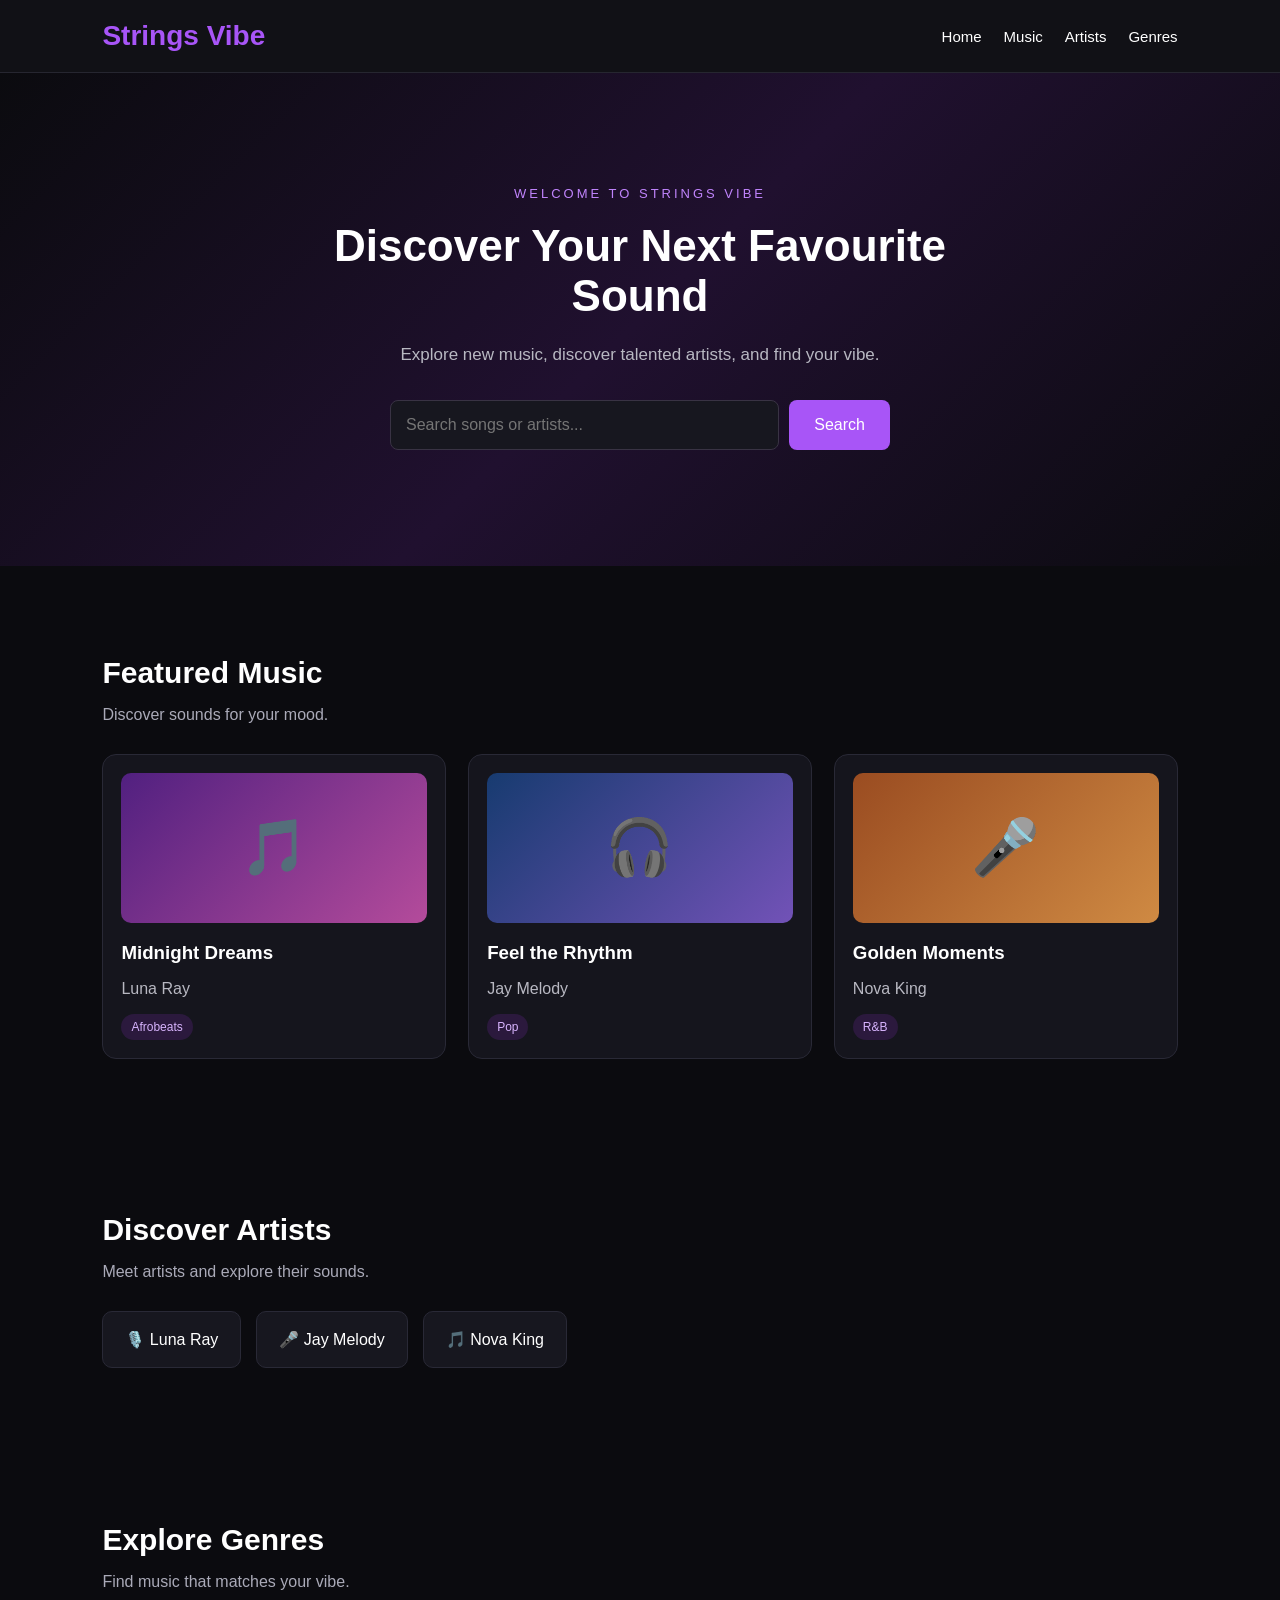
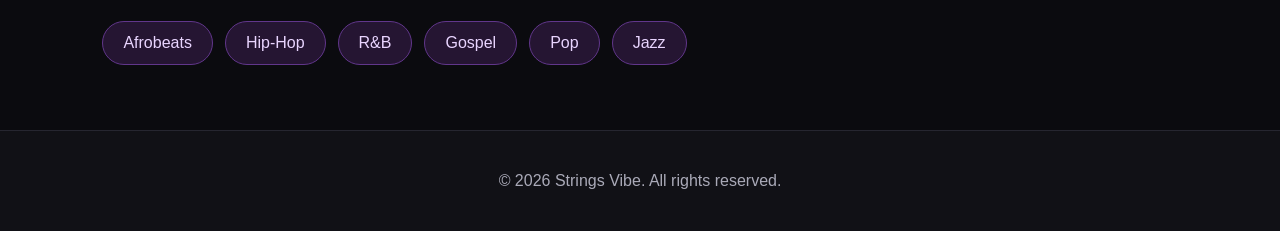
<file: index.html>
<!DOCTYPE html>
<html lang="en">

<head>
    <meta charset="UTF-8">
    <meta name="viewport" content="width=device-width, initial-scale=1.0">

    <title>Strings Vibe | Discover Your Sound</title>

    <link rel="stylesheet" href="index.css">
</head>

<body>

    <header>
        <h1>Strings Vibe</h1>

        <nav>
            <a href="#home">Home</a>
            <a href="#music">Music</a>
            <a href="#artists">Artists</a>
            <a href="#genres">Genres</a>
        </nav>
    </header>

    <main>

        <section id="home" class="hero">
            <p class="welcome">WELCOME TO STRINGS VIBE</p>

            <h2>Discover Your Next Favourite Sound</h2>

            <p class="hero-text">
                Explore new music, discover talented artists,
                and find your vibe.
            </p>

            <form id="search-form">
                <input
                    type="text"
                    id="music-search"
                    placeholder="Search songs or artists..."
                >

                <button type="submit">Search</button>
            </form>
        </section>

        <section id="music" class="content-section">
            <h2>Featured Music</h2>
            <p class="section-description">
                Discover sounds for your mood.
            </p>

            <div class="music-grid">

                <article class="music-card">
                    <div class="music-art art-one">🎵</div>
                    <h3>Midnight Dreams</h3>
                    <p>Luna Ray</p>
                    <span>Afrobeats</span>
                </article>

                <article class="music-card">
                    <div class="music-art art-two">🎧</div>
                    <h3>Feel the Rhythm</h3>
                    <p>Jay Melody</p>
                    <span>Pop</span>
                </article>

                <article class="music-card">
                    <div class="music-art art-three">🎤</div>
                    <h3>Golden Moments</h3>
                    <p>Nova King</p>
                    <span>R&amp;B</span>
                </article>

            </div>
        </section>

        <section id="artists" class="content-section">
            <h2>Discover Artists</h2>
            <p class="section-description">
                Meet artists and explore their sounds.
            </p>

            <div class="artist-list">
                <div class="artist-item">🎙️ Luna Ray</div>
                <div class="artist-item">🎤 Jay Melody</div>
                <div class="artist-item">🎵 Nova King</div>
            </div>
        </section>

        <section id="genres" class="content-section">
            <h2>Explore Genres</h2>
            <p class="section-description">
                Find music that matches your vibe.
            </p>

            <div class="genre-list">
                <span>Afrobeats</span>
                <span>Hip-Hop</span>
                <span>R&amp;B</span>
                <span>Gospel</span>
                <span>Pop</span>
                <span>Jazz</span>
            </div>
        </section>

    </main>

    <footer>
        <p>&copy; 2026 Strings Vibe. All rights reserved.</p>
    </footer>

    <script src="index.js"></script>

</body>
</html>
</file>
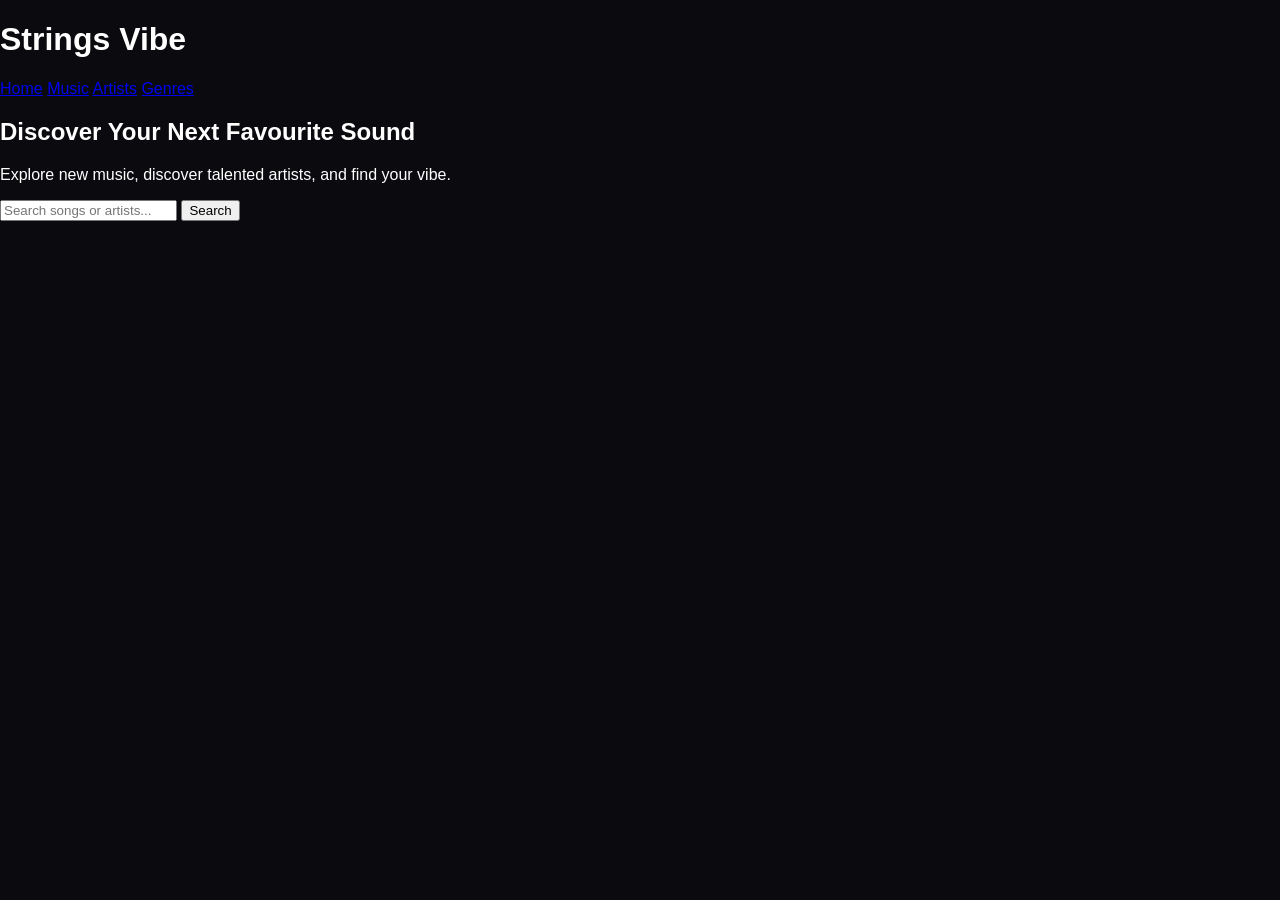
<file: vibe.html>
<!Doctype html>
<html lang="en">
    
    
    <head>
        <meta charset="UTF-8">
        <meta name="viewport"
   content="width=device-width, initial-scale=1.0">
   
   <title>Strings Vibe | Discover your sound</title>
   <link rel="stylesheet" href="vibe.css">
     </head>
     
     
     <body>

    <header>
        <h1>Strings Vibe</h1>

        <nav>
            <a href="#home">Home</a>
            <a href="#music">Music</a>
            <a href="#artists">Artists</a>
            <a href="#genres">Genres</a>
        </nav>

    </header>
    
    <section id="home">
        <h2>Discover Your Next Favourite Sound</h2>
        <p>Explore new music, discover talented artists, and find your vibe.</p>
</section>

<form id="search-form">
  <input type="text" id="music-search" placeholder="Search songs or artists...">
    <button type="submit">Search</button>
</form>

<script src="vibe.js"></script>

</body>
</html>
</file>
<file: index.css>
/* GENERAL WEBSITE STYLE */  
  
* {  
    box-sizing: border-box;  
}  
  
html {  
    scroll-behavior: smooth;  
}  
  
body {  
    background-color: #0b0b0f;  
    color: white;  
    font-family: Arial, sans-serif;  
    margin: 0;  
    padding: 0;  
}  
  
  
/* HEADER AND NAVIGATION */  
  
header {  
    display: flex;  
    justify-content: space-between;  
    align-items: center;  
    padding: 20px 8%;  
    background-color: #111116;  
    border-bottom: 1px solid #262630;  
}  
  
header h1 {  
    color: #a855f7;  
    font-size: 28px;  
    margin: 0;  
}  
  
nav {  
    display: flex;  
    gap: 22px;  
}  
  
nav a {  
    color: white;  
    text-decoration: none;  
    font-size: 15px;  
    transition: color 0.3s;  
}  
  
nav a:hover {  
    color: #a855f7;  
}  
  
  
/* HOME SECTION */  
  
.hero {  
    text-align: center;  
    padding: 100px 20px;  
    background: linear-gradient(  
        135deg,  
        #0b0b0f,  
        #20102f,  
        #0b0b0f  
    );  
}  
  
.welcome {  
    color: #c084fc;  
    font-size: 13px;  
    letter-spacing: 3px;  
}  
  
.hero h2 {  
    font-size: 44px;  
    max-width: 750px;  
    margin: 20px auto;  
}  
  
.hero-text {  
    color: #b8b8c2;  
    font-size: 17px;  
    line-height: 1.7;  
    max-width: 550px;  
    margin: 0 auto 30px;  
}  
  
  
/* SEARCH FORM */  
  
#search-form {  
    display: flex;  
    gap: 10px;  
    max-width: 500px;  
    margin: 0 auto;  
}  
  
#music-search {  
    flex: 1;  
    min-width: 0;  
    padding: 15px;  
    border: 1px solid #393344;  
    border-radius: 8px;  
    background-color: #17171f;  
    color: white;  
    font-size: 16px;  
}  
  
#music-search:focus {  
    outline: 2px solid #a855f7;  
}  
  
#search-form button {  
    padding: 15px 25px;  
    border: none;  
    border-radius: 8px;  
    background-color: #a855f7;  
    color: white;  
    font-size: 16px;  
    cursor: pointer;  
    transition: background-color 0.3s;  
}  
  
#search-form button:hover {  
    background-color: #9333ea;  
}  
  
  
/* GENERAL CONTENT SECTIONS */  
  
.content-section {  
    padding: 65px 8%;  
}  
  
.content-section h2 {  
    font-size: 30px;  
    margin-bottom: 10px;  
}  
  
.section-description {  
    color: #aaaab8;  
    margin-bottom: 30px;  
}  
  
  
/* MUSIC CARDS */  
  
.music-grid {  
    display: grid;  
    grid-template-columns: repeat(3, minmax(0, 1fr));  
    gap: 22px;  
}  
  
.music-card {  
    background-color: #15151d;  
    padding: 18px;  
    border: 1px solid #292936;  
    border-radius: 14px;  
    transition: transform 0.3s, border-color 0.3s;  
}  
  
.music-card:hover {  
    transform: translateY(-5px);  
    border-color: #a855f7;  
}  
  
.music-art {  
    height: 150px;  
    display: flex;  
    align-items: center;  
    justify-content: center;  
    border-radius: 10px;  
    font-size: 55px;  
    margin-bottom: 18px;  
}  
  
.art-one {  
    background: linear-gradient(135deg, #512080, #b44b9b);  
}  
  
.art-two {  
    background: linear-gradient(135deg, #173b70, #7252b7);  
}  
  
.art-three {  
    background: linear-gradient(135deg, #9a4c21, #cf8a43);  
}  
  
.music-card h3 {  
    margin-bottom: 8px;  
}  
  
.music-card p {  
    color: #b8b8c2;  
}  
  
.music-card span {  
    display: inline-block;  
    color: #d8b4fe;  
    background-color: #2b193d;  
    padding: 6px 10px;  
    border-radius: 20px;  
    font-size: 12px;  
}  
  
  
/* ARTISTS SECTION */  
  
.artist-list {  
    display: flex;  
    flex-wrap: wrap;  
    gap: 15px;  
}  
  
.artist-item {  
    background-color: #17171f;  
    border: 1px solid #292936;  
    padding: 18px 22px;  
    border-radius: 10px;  
}  
  
  
/* MUSIC GENRES */  
  
.genre-list {  
    display: flex;  
    flex-wrap: wrap;  
    gap: 12px;  
}  
  
.genre-list span {  
    background-color: #251532;  
    color: #e9d5ff;  
    border: 1px solid #61368b;  
    padding: 12px 20px;  
    border-radius: 25px;  
    transition: background-color 0.3s;  
}  
  
.genre-list span:hover {  
    background-color: #6b21a8;  
}  
  
  
/* FOOTER */  
  
footer {  
    text-align: center;  
    padding: 25px 15px;  
    background-color: #111116;  
    border-top: 1px solid #262630;  
    color: #aaaab8;  
}  


/* MOBILE RESPONSIVENESS */

@media (max-width: 700px) {

    header {
        flex-direction: column;
        gap: 18px;
        padding: 20px 15px;
    }

    nav {
        flex-wrap: wrap;
        justify-content: center;
        gap: 15px;
    }

    .hero {
        padding: 70px 18px;
    }

    .hero h2 {
        font-size: 32px;
    }

    .hero-text {
        font-size: 15px;
    }

    #search-form {
        flex-direction: column;
    }

    #search-form button {
        width: 100%;
    }

    .content-section {
        
        #0b0b0f
    );
}

.welcome {
    color: #c084fc;
    font-size: 13px;
    letter-spacing: 3px;
}

.hero h2 {
    font-size: 44px;
    max-width: 750px;
    margin: 20px auto;
}

.hero-text {
    color: #b8b8c2;
    font-size: 17px;
    line-height: 1.7;
    max-width: 550px;
    margin: 0 auto 30px;
}


/* SEARCH FORM */

#search-form {
    display: flex;
    gap: 10px;
    max-width: 500px;
    margin: 0 auto;
}

#music-search {
    flex: 1;
    min-width: 0;
    padding: 15px;
    border: 1px solid #393344;
    border-radius: 8px;
    background-color: #17171f;
    color: white;
    font-size: 16px;
}

#music-search:focus {
    outline: 2px solid #a855f7;
}

#search-form button {
    padding: 15px 25px;
    border: none;
    border-radius: 8px;
    background-color: #a855f7;
    color: white;
    font-size: 16px;
    cursor: pointer;
    transition: background-color 0.3s;
}

#search-form button:hover {
    background-color: #9333ea;
}


/* GENERAL CONTENT SECTIONS */

.content-section {
    padding: 65px 8%;
}

.content-section h2 {
    font-size: 30px;
    margin-bottom: 10px;
}

.section-description {
    color: #aaaab8;
    margin-bottom: 30px;
}


/* MUSIC CARDS */

.music-grid {
    display: grid;
    grid-template-columns: repeat(3, minmax(0, 1fr));
    gap: 22px;
}

.music-card {
    background-color: #15151d;
    padding: 18px;
    border: 1px solid #292936;
    border-radius: 14px;
    transition: transform 0.3s, border-color 0.3s;
}

.music-card:hover {
    transform: translateY(-5px);
    border-color: #a855f7;
}

.music-art {
    height: 150px;
    display: flex;
    align-items: center;
    justify-content: center;
    border-radius: 10px;
    font-size: 55px;
    margin-bottom: 18px;
}

.art-one {
    background: linear-gradient(135deg, #512080, #b44b9b);
}

.art-two {
    background: linear-gradient(135deg, #173b70, #7252b7);
}

.art-three {
    background: linear-gradient(135deg, #9a4c21, #cf8a43);
}

.music-card h3 {
    margin-bottom: 8px;
}

.music-card p {
    color: #b8b8c2;
}

.music-card span {
    display: inline-block;
    color: #d8b4fe;
    background-color: #2b193d;
    padding: 6px 10px;
    border-radius: 20px;
    font-size: 12px;
}


/* ARTISTS SECTION */

.artist-list {
    display: flex;
    flex-wrap: wrap;
    gap: 15px;
}

.artist-item {
    background-color: #17171f;
    border: 1px solid #292936;
    padding: 18px 22px;
    border-radius: 10px;
}


/* MUSIC GENRES */

.genre-list {
    display: flex;
    flex-wrap: wrap;
    gap: 12px;
}

.genre-list span {
    background-color: #251532;
    color: #e9d5ff;
    border: 1px solid #61368b;
    padding: 12px 20px;
    border-radius: 25px;
    transition: background-color 0.3s;
}

.genre-list span:hover {
    background-color: #6b21a8;
}


/* FOOTER */  
  
footer {  
    text-align: center;  
    padding: 25px 15px;  
    background-color: #111116;  
    border-top: 1px solid #262630;  
    color: #aaaab8;  
}  
  
  
/* MOBILE RESPONSIVENESS */  
  
@media (max-width: 700px) {  
  
    header {  
        flex-direction: column;  
        gap: 18px;  
        padding: 20px 15px;  
    }  
  
    nav {  
        flex-wrap: wrap;  
        justify-content: center;  
        gap: 15px;  
    }  
  
    .hero {  
        padding: 70px 18px;  
    }  
  
    .hero h2 {  
        font-size: 32px;  
    }  
  
    .hero-text {  
        font-size: 15px;  
    }  
  
    #search-form {  
        flex-direction: column;  
    }  
  
    #search-form button {  
        width: 100%;  
    }  
  
    .content-section {  
        padding: 45px 18px;  
    }  
  
    .music-grid {  
        grid-template-columns: 1fr;  
    }  
  
    .music-art {  
        height: 180px;  
    }  
  
    .content-section h2 {  
        font-size: 26px;  
    }  
}
</file>
<file: vibe.css>
body {
    background-color: #0b0b0f;
    color: white;
    font-family: Arial, sans-serif;
    margin: 0;
    padding: 0;
}
</file>
